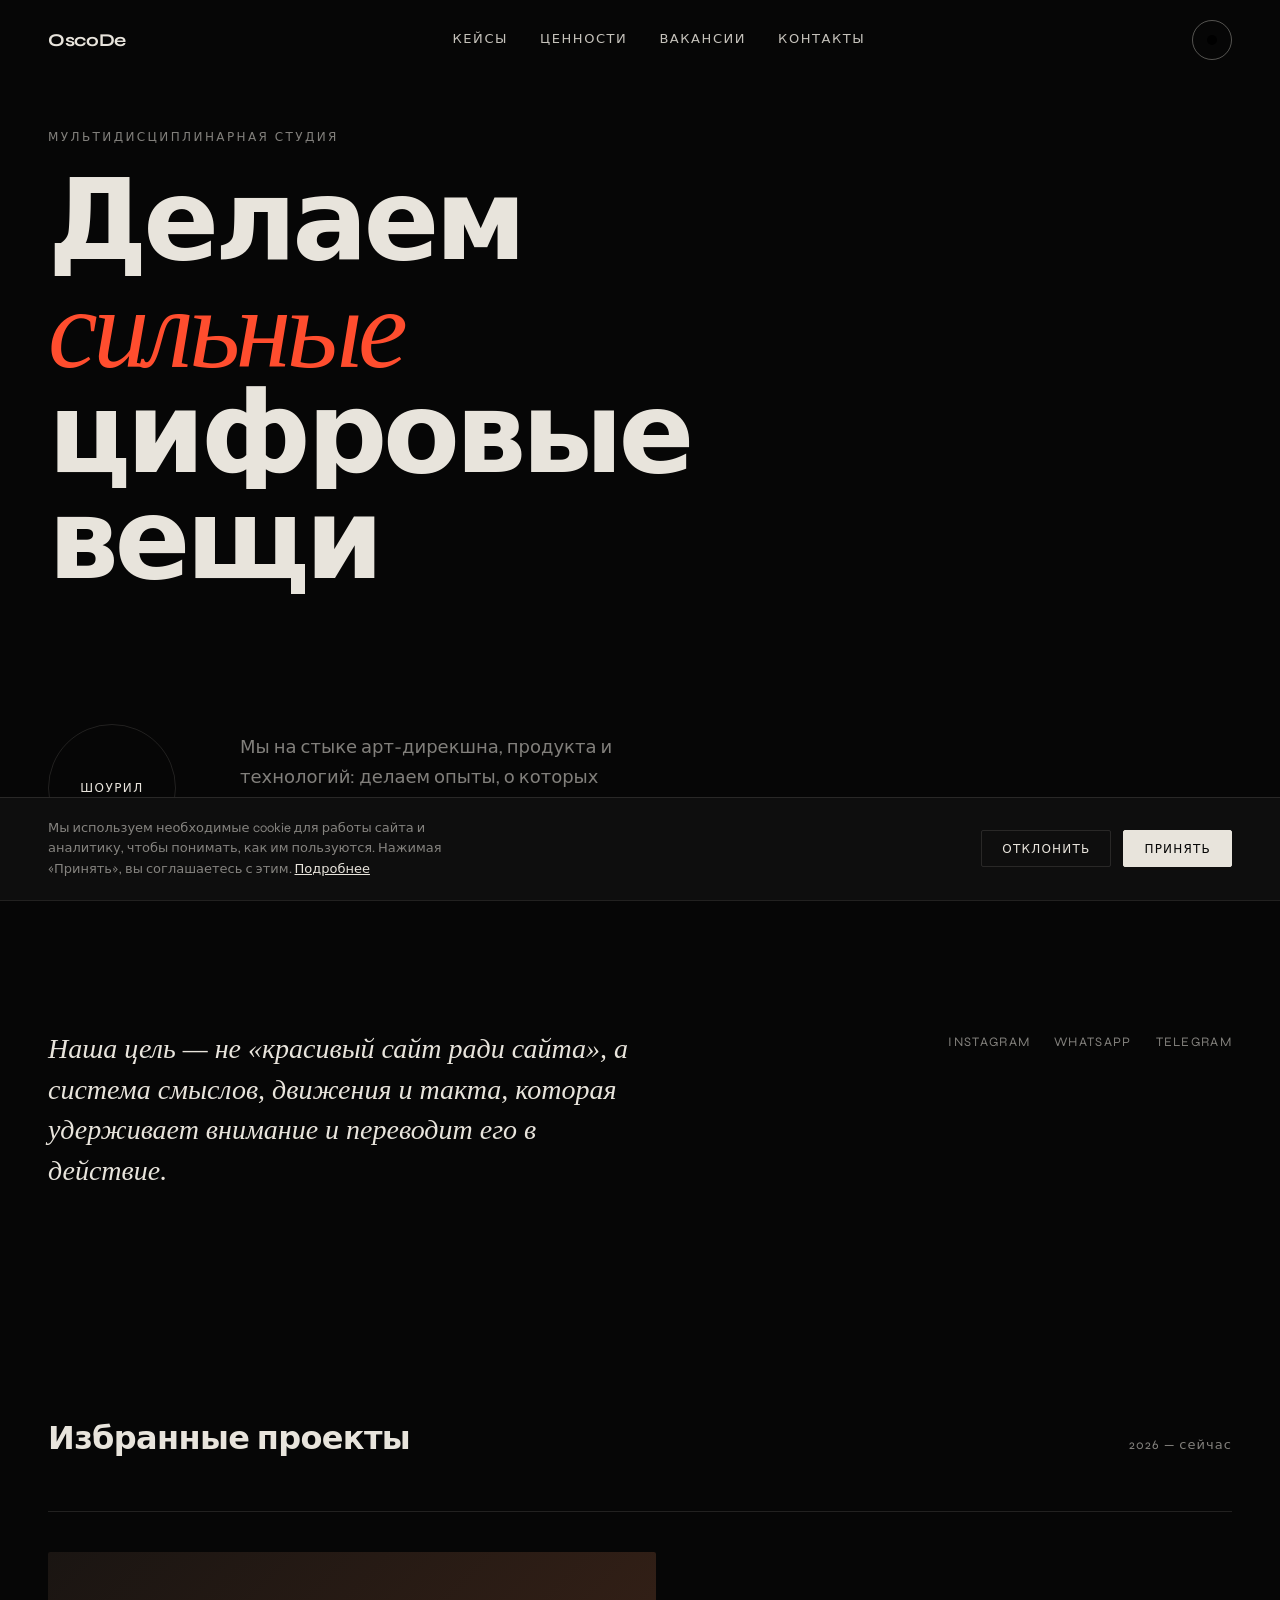
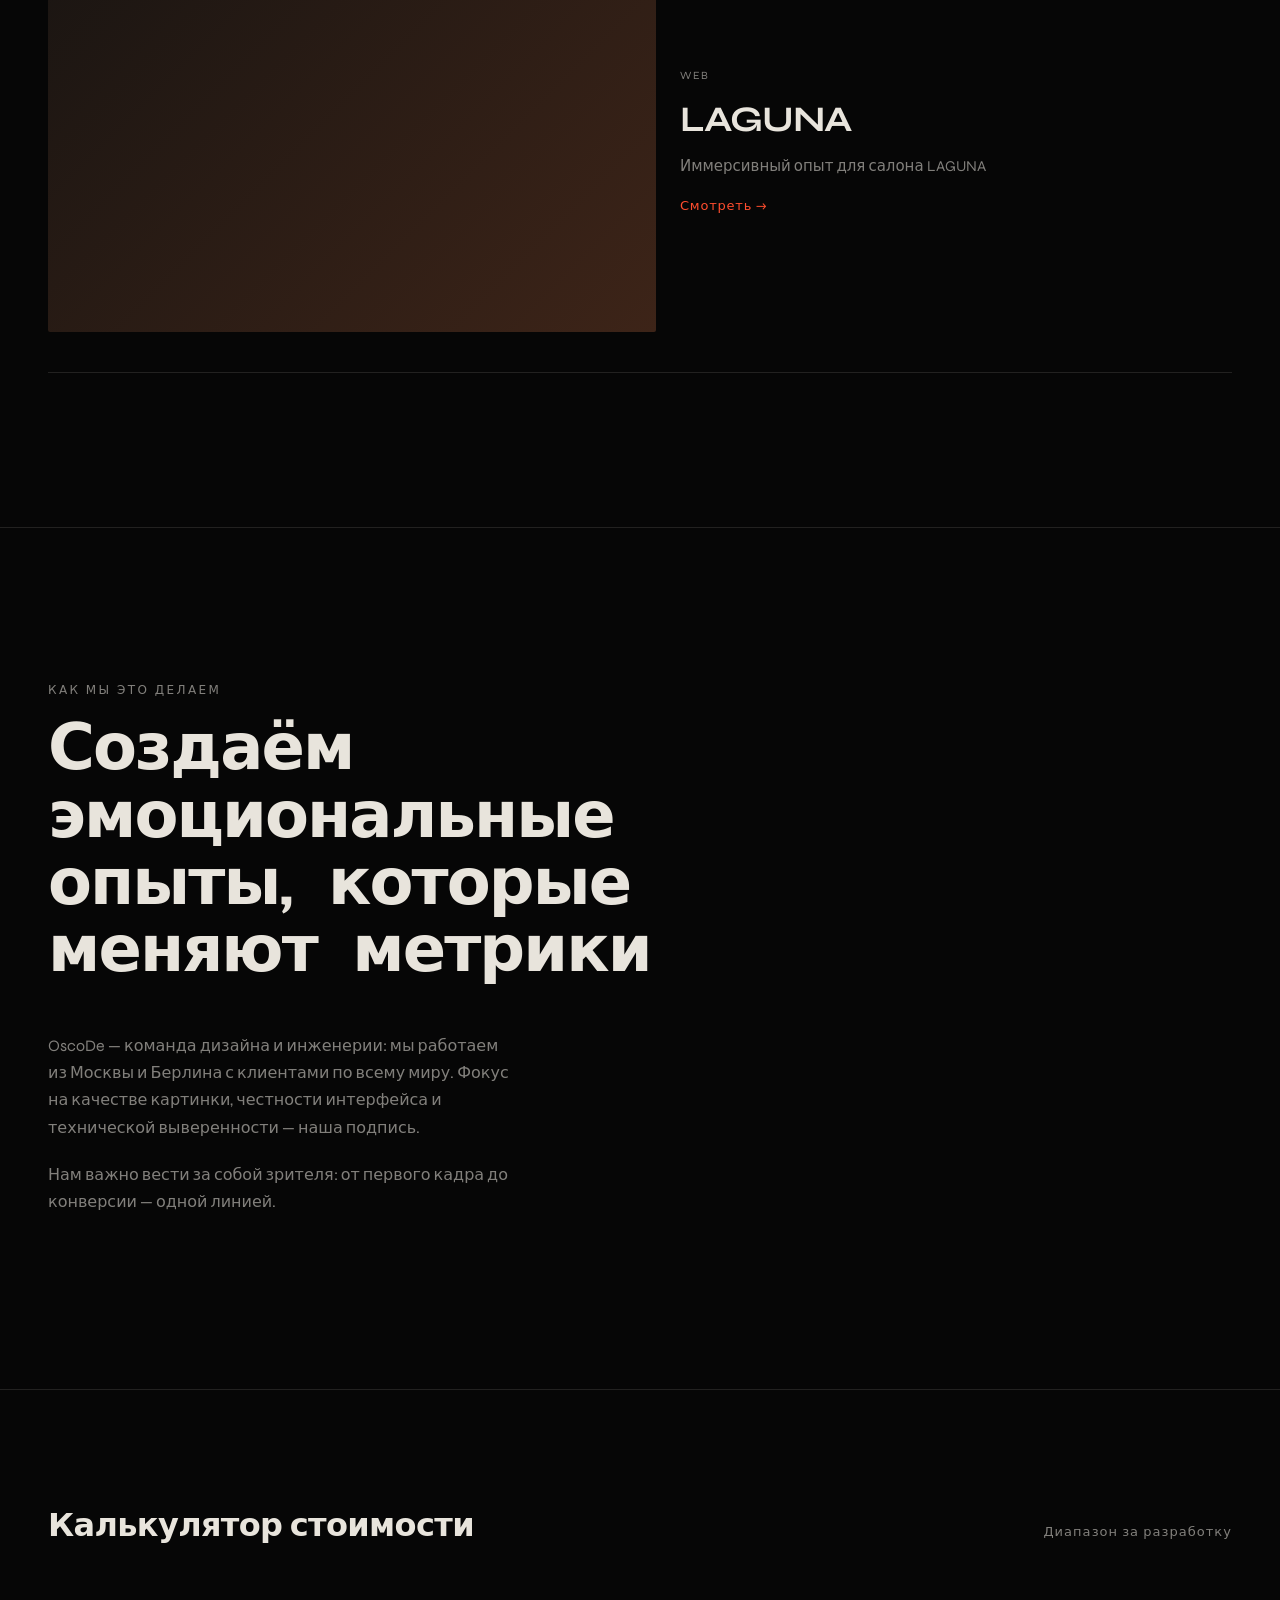
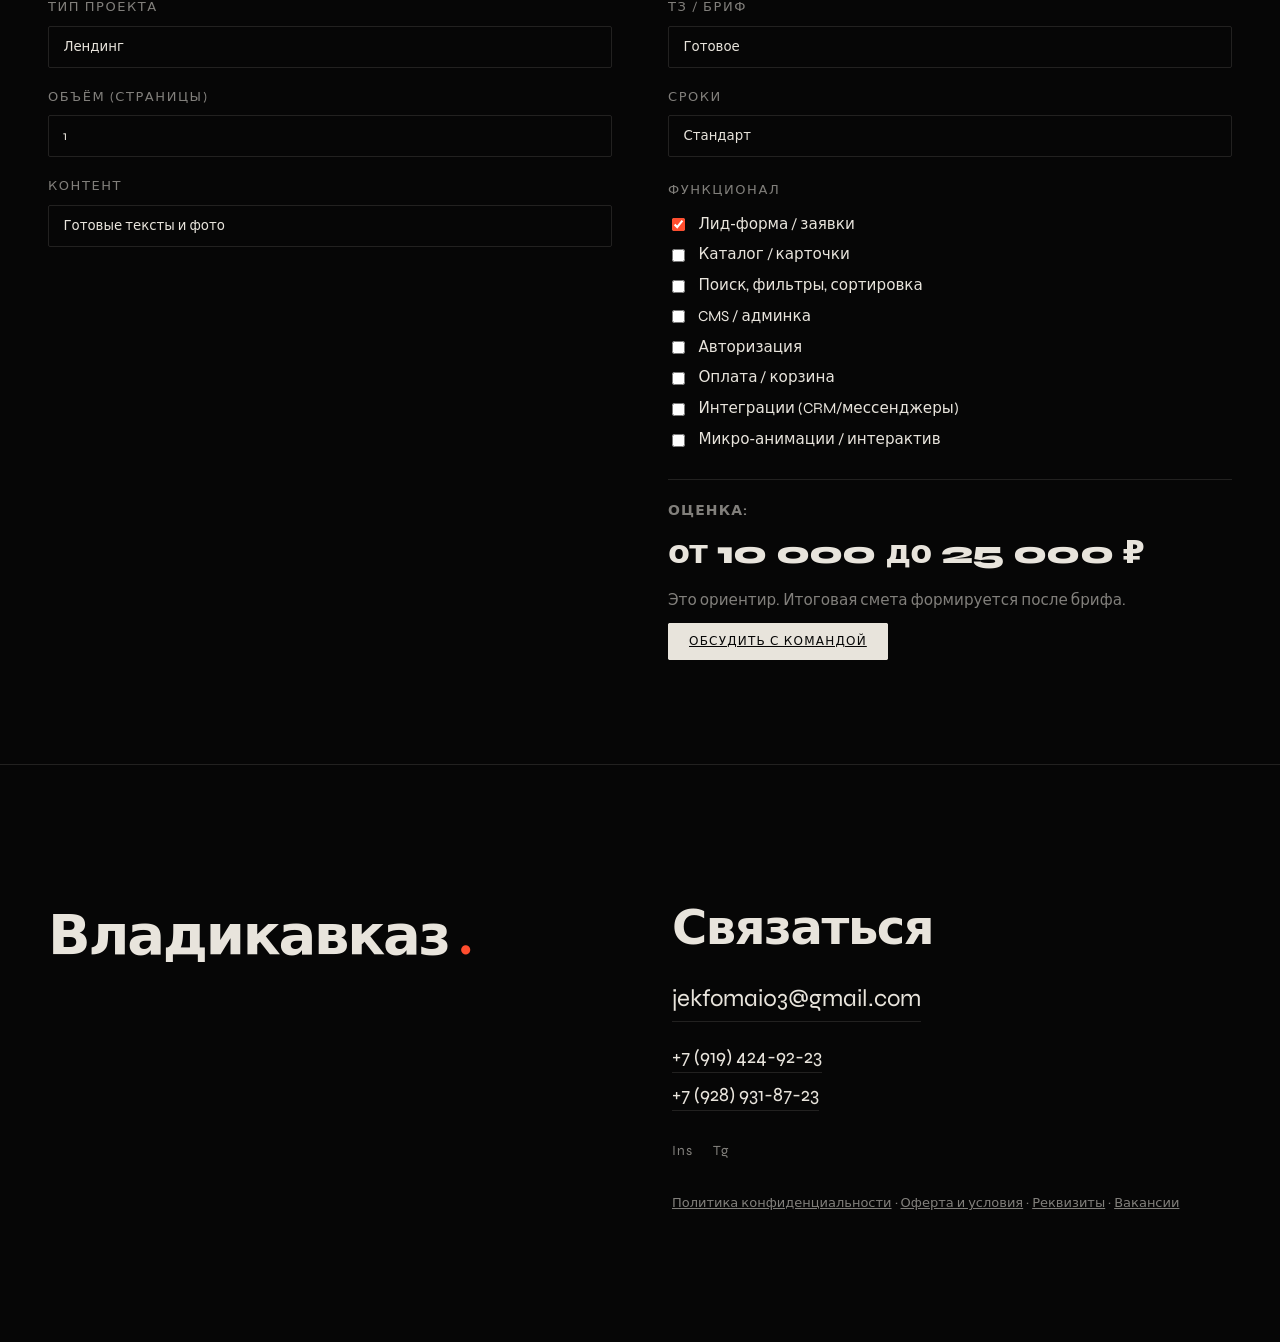
<file: index.html>
<!DOCTYPE html>
<html lang="ru">
  <head>
    <meta charset="UTF-8" />
    <meta name="viewport" content="width=device-width, initial-scale=1.0" />
    <title>OscoDe — креативная студия</title>
    <link rel="preconnect" href="https://fonts.googleapis.com" />
    <link rel="preconnect" href="https://fonts.gstatic.com" crossorigin />
    <link
      href="https://fonts.googleapis.com/css2?family=Syne:wght@400;700&display=swap"
      rel="stylesheet"
    />
    <link rel="stylesheet" href="styles.css" />
  </head>
  <body>
    <header class="header">
      <a class="logo" href="index.html">OscoDe</a>
      <nav class="nav" aria-label="Основное меню">
        <a href="#work">Кейсы</a>
        <a href="#values">Ценности</a>
        <a href="careers.html">Вакансии</a>
        <a href="#contact">Контакты</a>
      </nav>
      <div class="header-actions">
        <button type="button" class="btn-sound" id="soundToggle" aria-pressed="false" title="Звук">
          <span class="btn-sound__icon" aria-hidden="true"></span>
          <span class="visually-hidden">Переключить звук</span>
        </button>
        <button type="button" class="btn-menu" id="menuToggle" aria-expanded="false" aria-controls="mobileNav">
          <span></span><span></span>
        </button>
      </div>
    </header>

    <div class="mobile-nav" id="mobileNav" hidden>
      <nav aria-label="Мобильное меню">
        <a href="#work">Кейсы</a>
        <a href="#values">Ценности</a>
        <a href="careers.html">Вакансии</a>
        <a href="#contact">Контакты</a>
      </nav>
      <a class="mobile-nav__reel" href="#showreel">Смотреть шоурил</a>
    </div>

    <main>
      <section class="hero" id="studio">
        <p class="hero__eyebrow" data-reveal>Мультидисциплинарная студия</p>
        <h1 class="hero__title" data-reveal>
          <span class="hero__line" data-split style="--ld: 0s">Делаем</span>
          <span class="hero__line hero__line--accent" data-split style="--ld: 0.15s">сильные</span>
          <span class="hero__line" data-split style="--ld: 0.3s">цифровые</span>
          <span class="hero__line" data-split style="--ld: 0.45s">вещи</span>
        </h1>
        <div class="hero__bottom" data-reveal>
          <a class="hero__cta" href="#showreel" id="showreel">Шоурил</a>
          <p class="hero__lead">
            Мы на стыке арт-дирекшна, продукта и технологий: делаем опыты, о которых говорят,
            и помогаем брендам расти в культуре, технологиях и развлечениях.
          </p>
        </div>
      </section>

      <section class="intro">
        <div class="intro__grid">
          <p class="intro__text" data-reveal>
            Наша цель — не «красивый сайт ради сайта», а система смыслов, движения и такта,
            которая удерживает внимание и переводит его в действие.
          </p>
          <ul class="intro__social" aria-label="Соцсети">
            <li><a href="https://www.instagram.com/osco.de?igsh=a25kbjk2dnR3MXRl" rel="noopener">Instagram</a></li>
            <li><a href="https://wa.me/89194249223" rel="noopener">WhatsApp</a></li>
            <li><a href="https://t.me/DATI05" rel="noopener">Telegram</a></li>
          </ul>
        </div>
      </section>

      <section class="work" id="work">
        <div class="section-head" data-reveal>
          <h2 class="section-head__title">Избранные проекты</h2>
          <p class="section-head__meta">2026 — сейчас</p>
        </div>
        <div class="work__list">
          <article class="case">
            <a class="case__link" href="#">
              <div class="case__media case__media--1" data-reveal></div>
              <div class="case__body" data-reveal>
                <span class="case__tag">Web</span>
                <h3 class="case__title">LAGUNA</h3>
                <p class="case__desc">Иммерсивный опыт для салона LAGUNA</p>
                <span class="case__arrow">Смотреть →</span>
              </div>
            </a>
          </article>
        </div>
      </section>

      <section class="manifesto" id="values">
        <p class="manifesto__label" data-reveal>Как мы это делаем</p>
        <h2 class="manifesto__title" data-manifesto>
          Создаём эмоциональные опыты, которые меняют метрики
        </h2>
        <div class="manifesto__content" data-reveal>
          <p>
            OscoDe — команда дизайна и инженерии: мы работаем из Москвы и Берлина с клиентами по всему миру.
            Фокус на качестве картинки, честности интерфейса и технической выверенности — наша подпись.
          </p>
          <p>
            Нам важно вести за собой зрителя: от первого кадра до конверсии — одной линией.
          </p>
        </div>
      </section>

      <section class="calculator" id="calculator">
        <div class="section-head" data-reveal>
          <h2 class="section-head__title">Калькулятор стоимости</h2>
          <p class="section-head__meta">Диапазон за разработку</p>
        </div>

        <div class="calculator__grid" data-reveal>
          <div class="calculator__col">
            <div class="field">
              <label for="calcType">Тип проекта</label>
              <select id="calcType">
                <option value="landing" selected>Лендинг</option>
                <option value="multipage">Многостраничный сайт</option>
                <option value="catalog">Сайт-каталог</option>
                <option value="webapp">Веб‑приложение</option>
              </select>
            </div>

            <div class="field">
              <label for="calcPages">Объём (страницы)</label>
              <select id="calcPages">
                <option value="1" selected>1</option>
                <option value="2-3">2–3</option>
                <option value="4-7">4–7</option>
                <option value="8-15">8–15</option>
                <option value="16+">16+</option>
              </select>
            </div>

            <div class="field">
              <label for="calcContent">Контент</label>
              <select id="calcContent">
                <option value="ready" selected>Готовые тексты и фото</option>
                <option value="partial">Частичная подготовка</option>
                <option value="need">Нужна подготовка</option>
              </select>
            </div>
          </div>

          <div class="calculator__col">
            <div class="field">
              <label for="calcBrief">ТЗ / бриф</label>
              <select id="calcBrief">
                <option value="clear" selected>Готовое</option>
                <option value="partial">Частично</option>
                <option value="none">Пока нет</option>
              </select>
            </div>

            <div class="field">
              <label for="calcTime">Сроки</label>
              <select id="calcTime">
                <option value="standard" selected>Стандарт</option>
                <option value="fast">Ускоренно</option>
                <option value="rush">Срочно</option>
              </select>
            </div>

            <div class="features">
              <p class="features__title">Функционал</p>

              <label class="check">
                <input type="checkbox" data-feat="form" checked />
                Лид‑форма / заявки
              </label>

              <label class="check">
                <input type="checkbox" data-feat="catalog" />
                Каталог / карточки
              </label>

              <label class="check">
                <input type="checkbox" data-feat="filters" />
                Поиск, фильтры, сортировка
              </label>

              <label class="check">
                <input type="checkbox" data-feat="cms" />
                CMS / админка
              </label>

              <label class="check">
                <input type="checkbox" data-feat="auth" />
                Авторизация
              </label>

              <label class="check">
                <input type="checkbox" data-feat="payment" />
                Оплата / корзина
              </label>

              <label class="check">
                <input type="checkbox" data-feat="integrations" />
                Интеграции (CRM/мессенджеры)
              </label>

              <label class="check">
                <input type="checkbox" data-feat="animations" />
                Микро‑анимации / интерактив
              </label>
            </div>

            <div class="calculator__result" aria-live="polite">
              <div class="calculator__range">
                <span class="calculator__rangeLabel">Оценка:</span>
                <span id="calcRangeText">—</span>
              </div>
              <p class="calculator__hint">
                Это ориентир. Итоговая смета формируется после брифа.
              </p>
              <a
                class="btn btn--primary calculator__btn"
                href="https://wa.me/79194249223"
                target="_blank"
                rel="noopener noreferrer"
              >
                Обсудить с командой
              </a>
            </div>
          </div>
        </div>
      </section>

      <footer class="footer" id="contact">
          <div class="footer__city">
            <h3>Владикавказ <span class="footer__dot">.</span></h3>
          </div>
        <div class="footer__contact" data-reveal>
          <h2 class="footer__heading">Связаться</h2>
          <a class="footer__email" href="mailto:hello@oscode.studio">jekfomai03@gmail.com</a>
          <ul class="footer__phones" aria-label="Телефоны">
            <li>
              <a class="footer__phone" href="tel:+79194249223">+7 (919) 424-92-23</a>
            </li>
            <li>
              <a class="footer__phone" href="tel:+79289318723">+7 (928) 931-87-23</a>
            </li>
          </ul>
          <ul class="footer__social">
            <li><a href="https://www.instagram.com/osco.de?igsh=a25kbjk2dnR3MXRl">Ins</a></li>
            <li><a href="https://t.me/DATI05" target="_blank" rel="noopener noreferrer">Tg</a></li>
          </ul>
          <p class="footer__legal">
            <a href="privacy.html">Политика конфиденциальности</a>
            ·
            <a href="offer.html">Оферта и условия</a>
            ·
            <a href="requisites.html">Реквизиты</a>
            ·
            <a href="careers.html">Вакансии</a>
          </p>
        </div>
      </footer>
    </main>

    <div class="cookie" id="cookieBar" role="dialog" aria-label="Файлы cookie">
      <p>
        Мы используем необходимые cookie для работы сайта и аналитику, чтобы понимать, как им пользуются.
        Нажимая «Принять», вы соглашаетесь с этим.
        <a href="#">Подробнее</a>
      </p>
      <div class="cookie__actions">
        <button type="button" class="btn btn--ghost" id="cookieDeny">Отклонить</button>
        <button type="button" class="btn btn--primary" id="cookieAccept">Принять</button>
      </div>
    </div>

    <audio id="ambient" src="fon2.mp3" loop preload="metadata" playsinline hidden></audio>

    <script src="main.js"></script>
  </body>
</html>
</file>
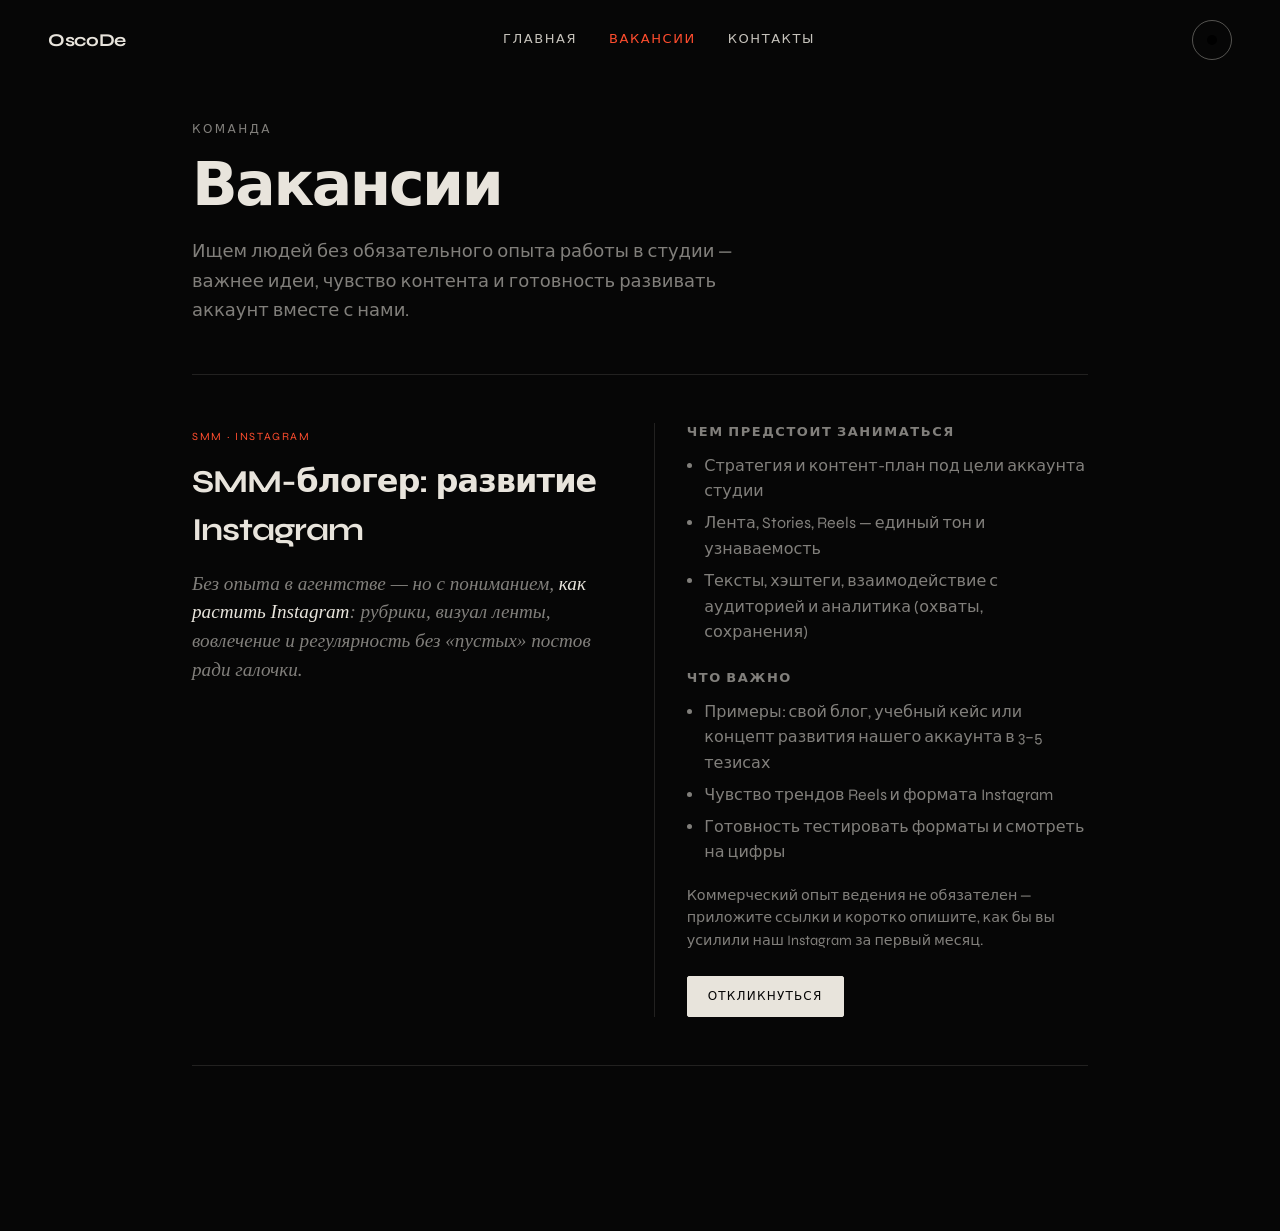
<file: careers.html>
<!DOCTYPE html>
<html lang="ru">
<head>
  <meta charset="UTF-8" />
  <meta name="viewport" content="width=device-width, initial-scale=1.0" />
  <title>Вакансии — OscoDe</title>
  <link rel="preconnect" href="https://fonts.googleapis.com" />
  <link rel="preconnect" href="https://fonts.gstatic.com" crossorigin />
  <link
  href="https://fonts.googleapis.com/css2?family=Syne:wght@400;700&display=swap"
  rel="stylesheet"
  />
  <link rel="stylesheet" href="styles.css" />
</head>
<body class="careers-page">
  <header class="header">
    <a class="logo" href="index.html">OscoDe</a>
    <nav class="nav" aria-label="Основное меню">
      <a href="index.html">Главная</a>
      <a href="careers.html" aria-current="page">Вакансии</a>
      <a href="index.html#contact">Контакты</a>
    </nav>
    <div class="header-actions">
      <button type="button" class="btn-sound" id="soundToggle" aria-pressed="false" title="Звук">
        <span class="btn-sound__icon" aria-hidden="true"></span>
        <span class="visually-hidden">Переключить звук</span>
      </button>
      <button type="button" class="btn-menu" id="menuToggle" aria-expanded="false" aria-controls="mobileNav">
        <span></span><span></span>
      </button>
    </div>
  </header>

  <div class="mobile-nav" id="mobileNav" hidden>
    <nav aria-label="Мобильное меню">
      <a href="index.html">Главная</a>
      <a href="careers.html">Вакансии</a>
      <a href="index.html#contact">Контакты</a>
    </nav>
  </div>

  <main class="careers">
    <p class="careers__eyebrow" data-reveal>Команда</p>
    <h1 class="careers__title" data-reveal>Вакансии</h1>
    <p class="careers__lead" data-reveal>
      Ищем людей без обязательного опыта работы в студии — важнее идеи, чувство контента и готовность
      развивать аккаунт вместе с нами.
    </p>

    <div class="vacancies">
      <article class="vacancy" id="smm-instagram" data-reveal>
        <div class="vacancy__head">
          <span class="vacancy__tag">SMM · Instagram</span>
          <h2 class="vacancy__title">SMM-блогер: развитие Instagram</h2>
          <p class="vacancy__pitch">
            Без опыта в агентстве — но с пониманием, <strong>как растить Instagram</strong>: рубрики,
            визуал ленты, вовлечение и регулярность без «пустых» постов ради галочки.
          </p>
        </div>
        <div class="vacancy__body">
          <h3 class="vacancy__sub">Чем предстоит заниматься</h3>
          <ul class="vacancy__list">
            <li>Стратегия и контент-план под цели аккаунта студии</li>
            <li>Лента, Stories, Reels — единый тон и узнаваемость</li>
            <li>Тексты, хэштеги, взаимодействие с аудиторией и аналитика (охваты, сохранения)</li>
          </ul>
          <h3 class="vacancy__sub">Что важно</h3>
          <ul class="vacancy__list">
            <li>Примеры: свой блог, учебный кейс или концепт развития нашего аккаунта в 3–5 тезисах</li>
            <li>Чувство трендов Reels и формата Instagram</li>
            <li>Готовность тестировать форматы и смотреть на цифры</li>
          </ul>
          <p class="vacancy__note">
            Коммерческий опыт ведения не обязателен — приложите ссылки и коротко опишите, как бы вы
            усилили наш Instagram за первый месяц.
          </p>
          <a
          class="btn btn--primary vacancy__btn"
          href="https://t.me/DATI05"
          >
          Откликнуться
        </a>
      </div>
    </article>

  </div>

  <p class="careers__footer" data-reveal>
    Вопросы в Telegram:
    <a href="https://t.me/DATI05" target="_blank" rel="noopener noreferrer">@DATI05</a>
    <a class="careers__back" href="index.html">На главную</a>
  </p>
</main>

<audio id="ambient" src="fon2.mp3" loop preload="metadata" playsinline hidden></audio>

<script src="main.js"></script>
</body>
</html>
</file>
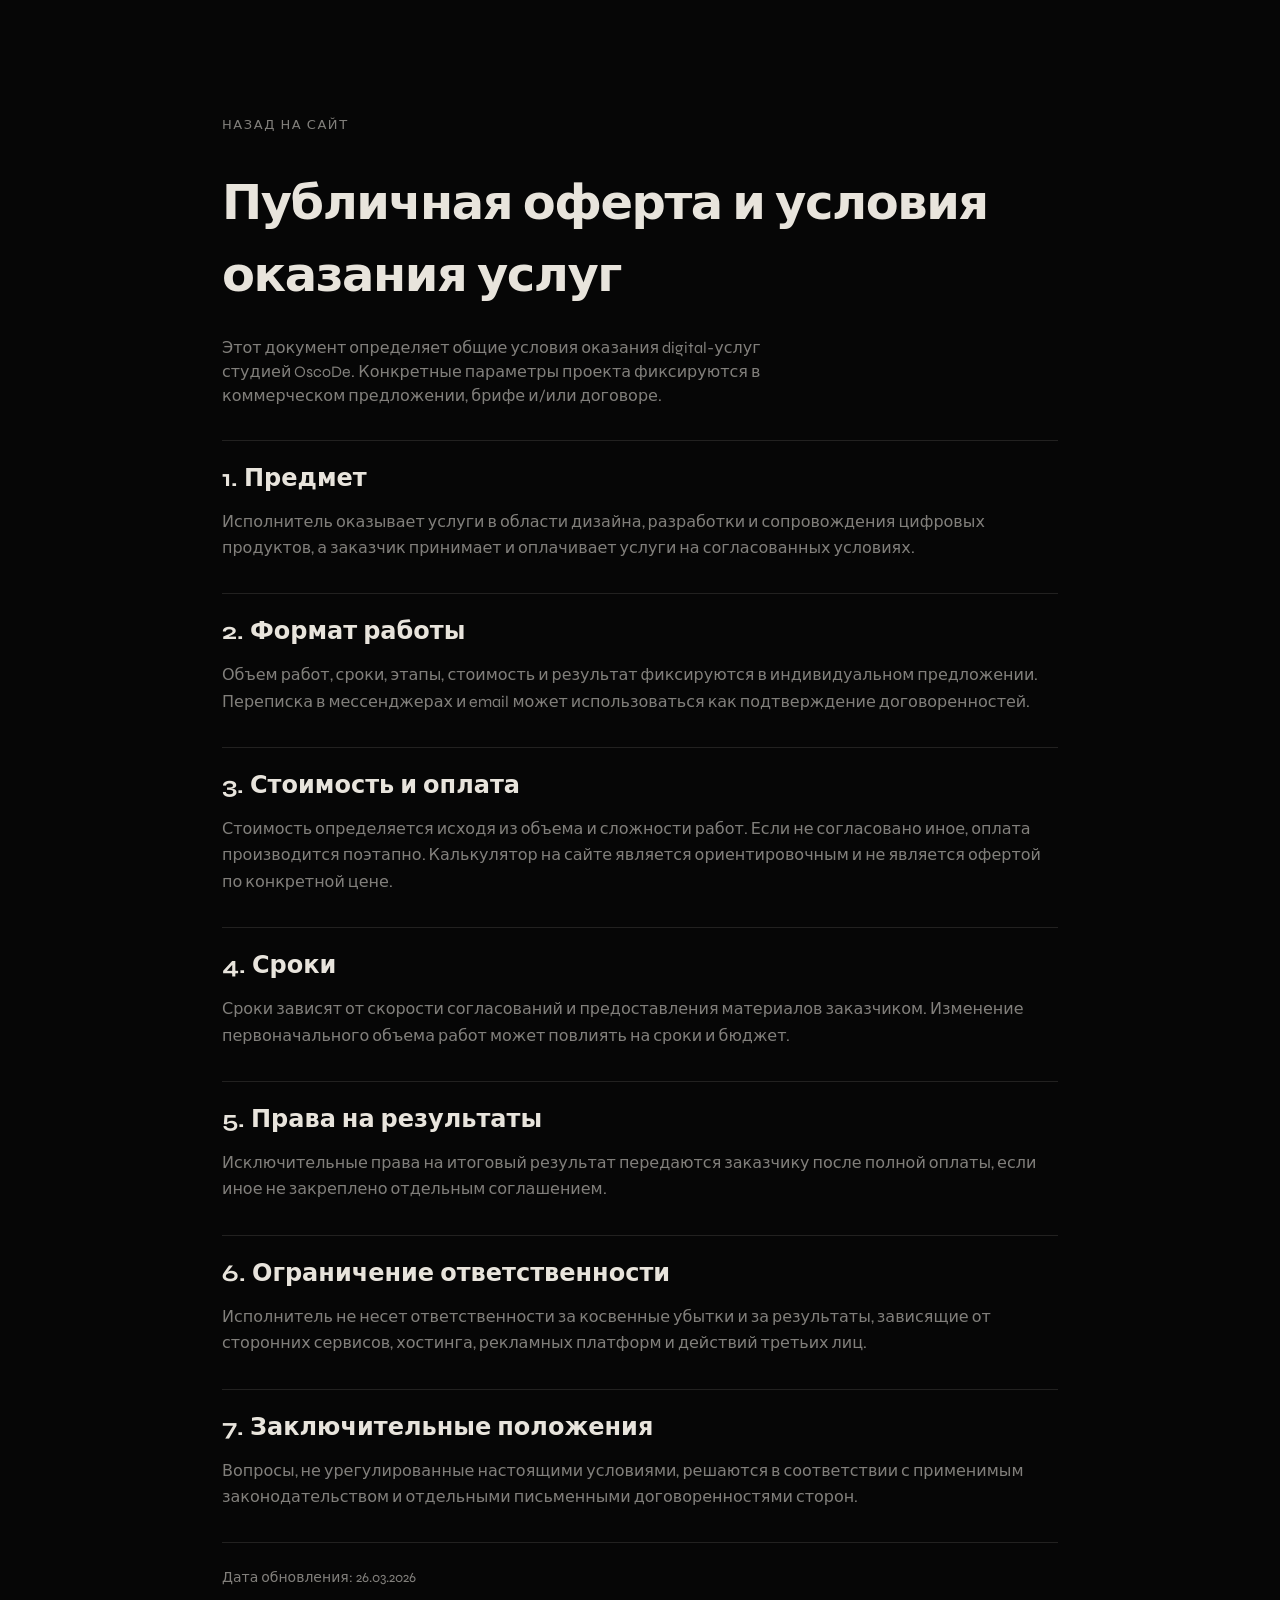
<file: offer.html>
<!DOCTYPE html>
<html lang="ru">
  <head>
    <meta charset="UTF-8" />
    <meta name="viewport" content="width=device-width, initial-scale=1.0" />
    <title>Оферта и условия — OscoDe</title>
    <link rel="preconnect" href="https://fonts.googleapis.com" />
    <link rel="preconnect" href="https://fonts.gstatic.com" crossorigin />
    <link
      href="https://fonts.googleapis.com/css2?family=Syne:wght@400;700&display=swap"
      rel="stylesheet"
    />
    <link rel="stylesheet" href="styles.css" />
  </head>
  <body class="legal-page">
    <main class="legal">
      <a class="legal__back" href="index.html#contact">Назад на сайт</a>
      <h1 class="legal__title">Публичная оферта и условия оказания услуг</h1>
      <p class="legal__lead">
        Этот документ определяет общие условия оказания digital-услуг студией OscoDe. Конкретные
        параметры проекта фиксируются в коммерческом предложении, брифе и/или договоре.
      </p>

      <section class="legal__section">
        <h2>1. Предмет</h2>
        <p>
          Исполнитель оказывает услуги в области дизайна, разработки и сопровождения цифровых продуктов,
          а заказчик принимает и оплачивает услуги на согласованных условиях.
        </p>
      </section>

      <section class="legal__section">
        <h2>2. Формат работы</h2>
        <p>
          Объем работ, сроки, этапы, стоимость и результат фиксируются в индивидуальном предложении.
          Переписка в мессенджерах и email может использоваться как подтверждение договоренностей.
        </p>
      </section>

      <section class="legal__section">
        <h2>3. Стоимость и оплата</h2>
        <p>
          Стоимость определяется исходя из объема и сложности работ. Если не согласовано иное, оплата
          производится поэтапно. Калькулятор на сайте является ориентировочным и не является офертой по
          конкретной цене.
        </p>
      </section>

      <section class="legal__section">
        <h2>4. Сроки</h2>
        <p>
          Сроки зависят от скорости согласований и предоставления материалов заказчиком. Изменение
          первоначального объема работ может повлиять на сроки и бюджет.
        </p>
      </section>

      <section class="legal__section">
        <h2>5. Права на результаты</h2>
        <p>
          Исключительные права на итоговый результат передаются заказчику после полной оплаты, если иное
          не закреплено отдельным соглашением.
        </p>
      </section>

      <section class="legal__section">
        <h2>6. Ограничение ответственности</h2>
        <p>
          Исполнитель не несет ответственности за косвенные убытки и за результаты, зависящие от сторонних
          сервисов, хостинга, рекламных платформ и действий третьих лиц.
        </p>
      </section>

      <section class="legal__section">
        <h2>7. Заключительные положения</h2>
        <p>
          Вопросы, не урегулированные настоящими условиями, решаются в соответствии с применимым
          законодательством и отдельными письменными договоренностями сторон.
        </p>
      </section>

      <p class="legal__updated">Дата обновления: 26.03.2026</p>
    </main>
  </body>
</html>
</file>
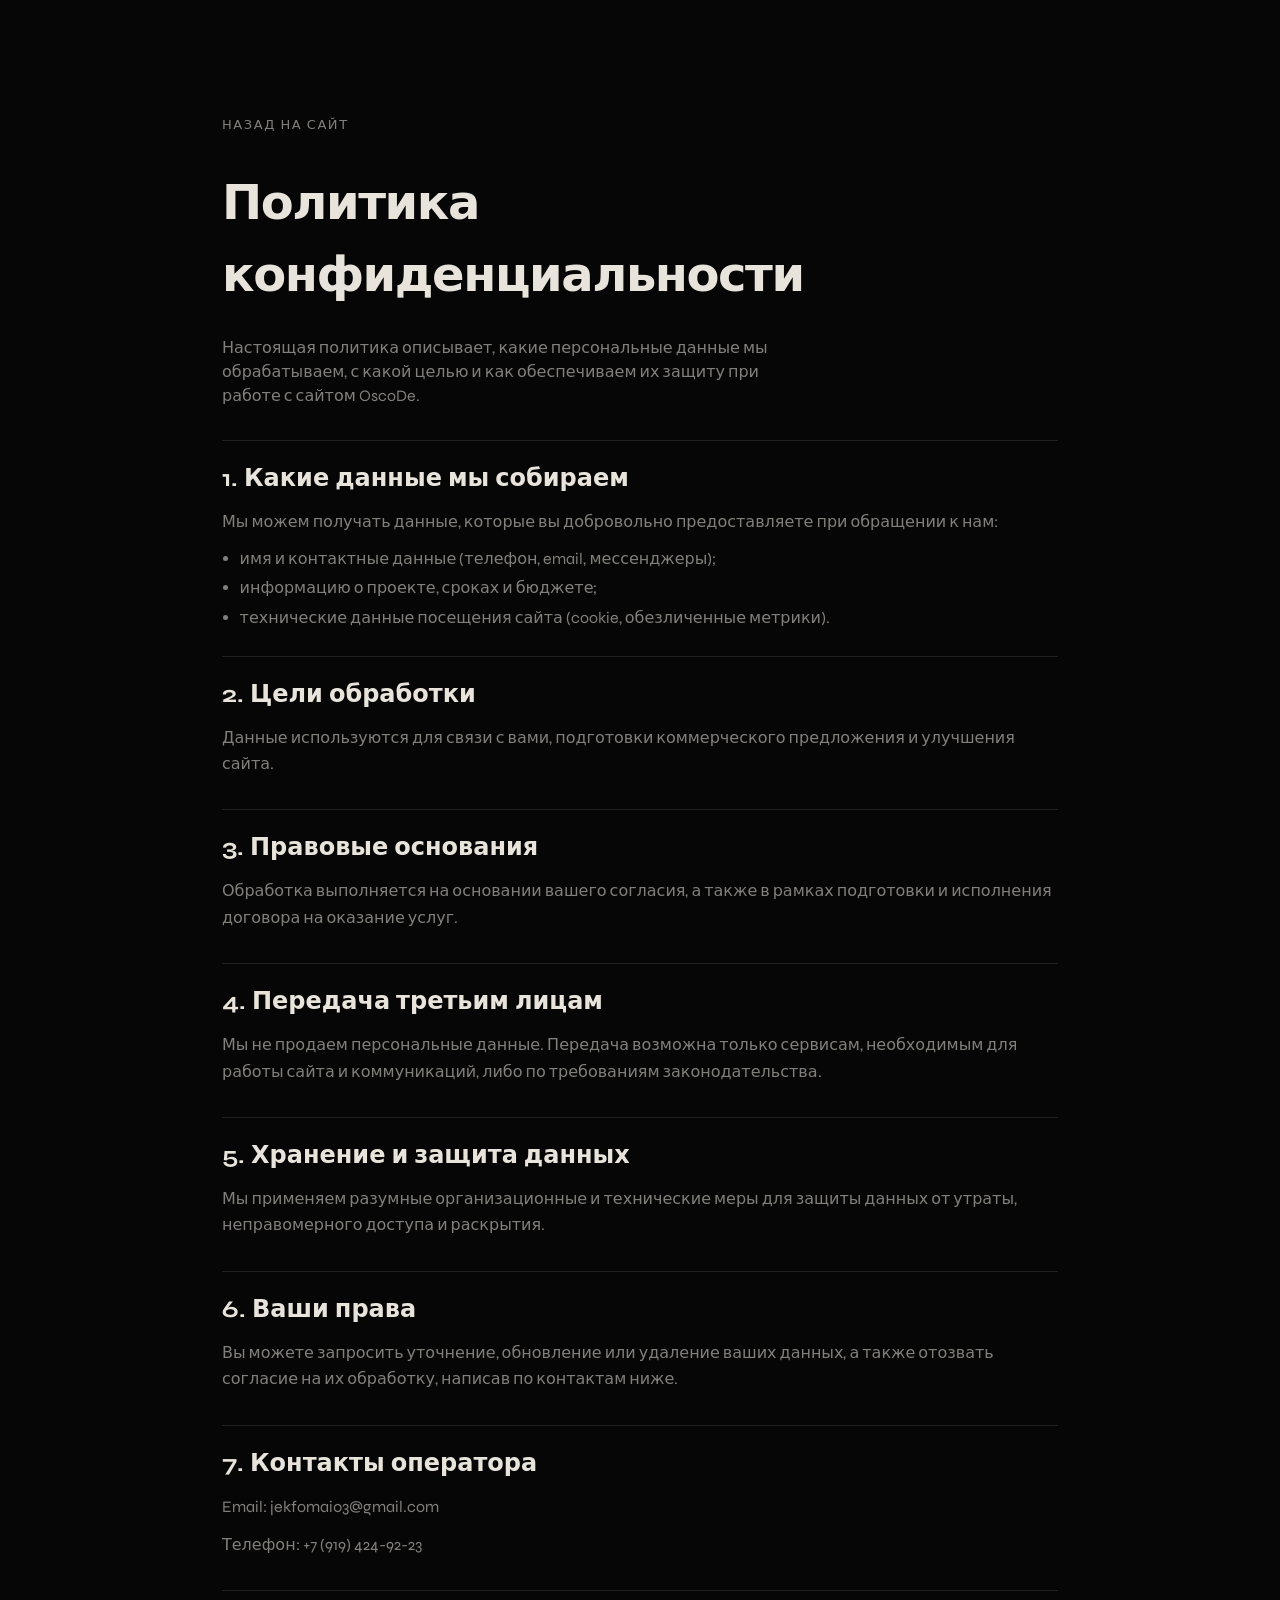
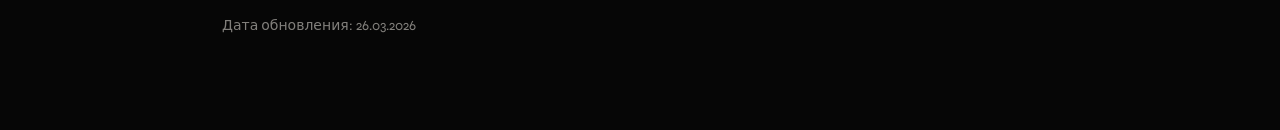
<file: privacy.html>
<!DOCTYPE html>
<html lang="ru">
  <head>
    <meta charset="UTF-8" />
    <meta name="viewport" content="width=device-width, initial-scale=1.0" />
    <title>Политика конфиденциальности — OscoDe</title>
    <link rel="preconnect" href="https://fonts.googleapis.com" />
    <link rel="preconnect" href="https://fonts.gstatic.com" crossorigin />
    <link
      href="https://fonts.googleapis.com/css2?family=Syne:wght@400;700&display=swap"
      rel="stylesheet"
    />
    <link rel="stylesheet" href="styles.css" />
  </head>
  <body class="legal-page">
    <main class="legal">
      <a class="legal__back" href="index.html#contact">Назад на сайт</a>
      <h1 class="legal__title">Политика конфиденциальности</h1>
      <p class="legal__lead">
        Настоящая политика описывает, какие персональные данные мы обрабатываем, с какой целью и как
        обеспечиваем их защиту при работе с сайтом OscoDe.
      </p>

      <section class="legal__section">
        <h2>1. Какие данные мы собираем</h2>
        <p>Мы можем получать данные, которые вы добровольно предоставляете при обращении к нам:</p>
        <ul>
          <li>имя и контактные данные (телефон, email, мессенджеры);</li>
          <li>информацию о проекте, сроках и бюджете;</li>
          <li>технические данные посещения сайта (cookie, обезличенные метрики).</li>
        </ul>
      </section>

      <section class="legal__section">
        <h2>2. Цели обработки</h2>
        <p>Данные используются для связи с вами, подготовки коммерческого предложения и улучшения сайта.</p>
      </section>

      <section class="legal__section">
        <h2>3. Правовые основания</h2>
        <p>
          Обработка выполняется на основании вашего согласия, а также в рамках подготовки и исполнения
          договора на оказание услуг.
        </p>
      </section>

      <section class="legal__section">
        <h2>4. Передача третьим лицам</h2>
        <p>
          Мы не продаем персональные данные. Передача возможна только сервисам, необходимым для работы
          сайта и коммуникаций, либо по требованиям законодательства.
        </p>
      </section>

      <section class="legal__section">
        <h2>5. Хранение и защита данных</h2>
        <p>
          Мы применяем разумные организационные и технические меры для защиты данных от утраты,
          неправомерного доступа и раскрытия.
        </p>
      </section>

      <section class="legal__section">
        <h2>6. Ваши права</h2>
        <p>
          Вы можете запросить уточнение, обновление или удаление ваших данных, а также отозвать согласие
          на их обработку, написав по контактам ниже.
        </p>
      </section>

      <section class="legal__section">
        <h2>7. Контакты оператора</h2>
        <p>Email: jekfomai03@gmail.com</p>
        <p>Телефон: +7 (919) 424-92-23</p>
      </section>

      <p class="legal__updated">Дата обновления: 26.03.2026</p>
    </main>
  </body>
</html>
</file>
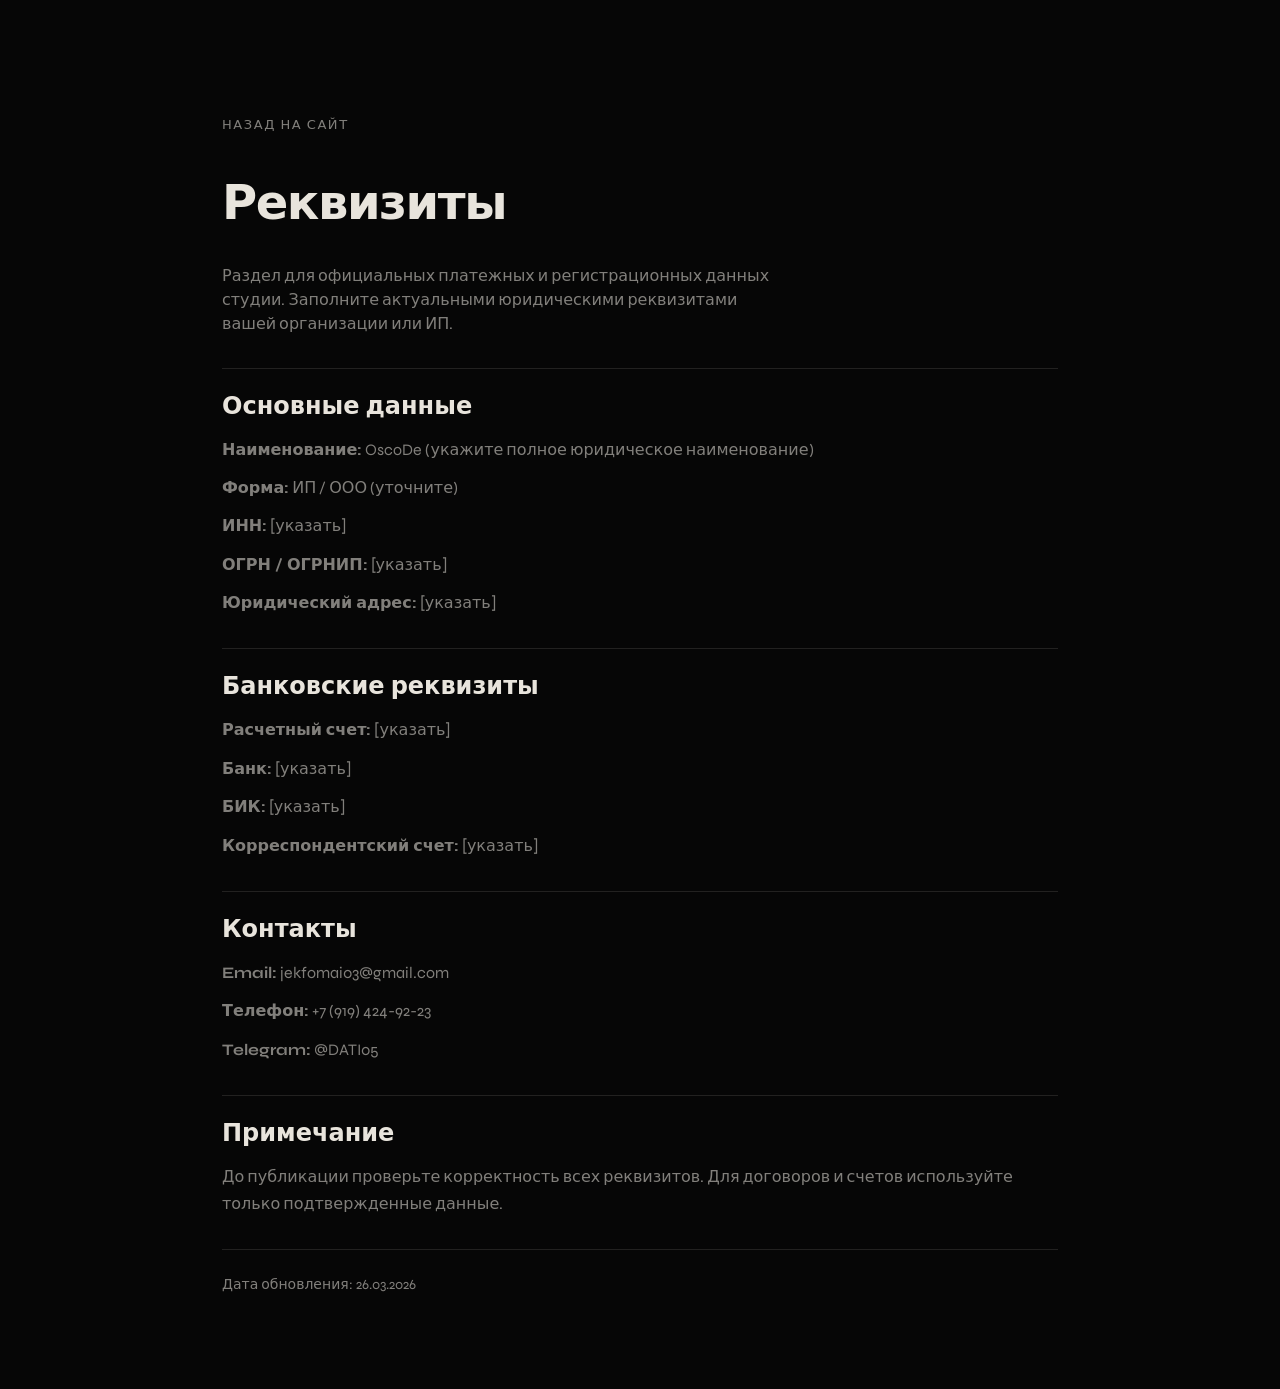
<file: requisites.html>
<!DOCTYPE html>
<html lang="ru">
  <head>
    <meta charset="UTF-8" />
    <meta name="viewport" content="width=device-width, initial-scale=1.0" />
    <title>Реквизиты — OscoDe</title>
    <link rel="preconnect" href="https://fonts.googleapis.com" />
    <link rel="preconnect" href="https://fonts.gstatic.com" crossorigin />
    <link
      href="https://fonts.googleapis.com/css2?family=Syne:wght@400;700&display=swap"
      rel="stylesheet"
    />
    <link rel="stylesheet" href="styles.css" />
  </head>
  <body class="legal-page">
    <main class="legal">
      <a class="legal__back" href="index.html#contact">Назад на сайт</a>
      <h1 class="legal__title">Реквизиты</h1>
      <p class="legal__lead">
        Раздел для официальных платежных и регистрационных данных студии. Заполните актуальными
        юридическими реквизитами вашей организации или ИП.
      </p>

      <section class="legal__section">
        <h2>Основные данные</h2>
        <p><strong>Наименование:</strong> OscoDe (укажите полное юридическое наименование)</p>
        <p><strong>Форма:</strong> ИП / ООО (уточните)</p>
        <p><strong>ИНН:</strong> [указать]</p>
        <p><strong>ОГРН / ОГРНИП:</strong> [указать]</p>
        <p><strong>Юридический адрес:</strong> [указать]</p>
      </section>

      <section class="legal__section">
        <h2>Банковские реквизиты</h2>
        <p><strong>Расчетный счет:</strong> [указать]</p>
        <p><strong>Банк:</strong> [указать]</p>
        <p><strong>БИК:</strong> [указать]</p>
        <p><strong>Корреспондентский счет:</strong> [указать]</p>
      </section>

      <section class="legal__section">
        <h2>Контакты</h2>
        <p><strong>Email:</strong> jekfomai03@gmail.com</p>
        <p><strong>Телефон:</strong> +7 (919) 424-92-23</p>
        <p><strong>Telegram:</strong> @DATI05</p>
      </section>

      <section class="legal__section">
        <h2>Примечание</h2>
        <p>
          До публикации проверьте корректность всех реквизитов. Для договоров и счетов используйте
          только подтвержденные данные.
        </p>
      </section>

      <p class="legal__updated">Дата обновления: 26.03.2026</p>
    </main>
  </body>
</html>
</file>
<file: styles.css>
:root {
  --bg: #060606;
  --bg-elevated: #0e0e0e;
  --text: #e8e4dc;
  --text-muted: rgba(232, 228, 220, 0.55);
  --accent: #ff4d2e;
  --line: rgba(232, 228, 220, 0.12);
  --font: "Syne", system-ui, sans-serif;
  --serif: Georgia, "Times New Roman", serif;
}

*, *::before, *::after { box-sizing: border-box; }

body {
  margin: 0;
  min-height: 100vh;
  background: var(--bg);
  color: var(--text);
  font-family: var(--font);
  line-height: 1.5;
  -webkit-font-smoothing: antialiased;
}

[data-reveal] {
  opacity: 0;
  transform: translateY(18px);
  transition: opacity 0.7s cubic-bezier(0.22, 1, 0.36, 1), transform 0.7s cubic-bezier(0.22, 1, 0.36, 1);
  will-change: transform, opacity;
}

[data-reveal].reveal--active {
  opacity: 1;
  transform: translateY(0);
}

@media (prefers-reduced-motion: reduce) {
  [data-reveal] {
    opacity: 1;
    transform: none;
    transition: none;
  }
}

.visually-hidden {
  position: absolute;
  width: 1px;
  height: 1px;
  padding: 0;
  margin: -1px;
  overflow: hidden;
  clip: rect(0, 0, 0, 0);
  border: 0;
}

.header {
  position: fixed;
  top: 0;
  left: 0;
  right: 0;
  z-index: 100;
  display: flex;
  align-items: center;
  justify-content: space-between;
  padding: 1.25rem clamp(1rem, 4vw, 3rem);
  color: var(--text);
}

.logo {
  font-weight: 700;
  font-size: 1.125rem;
  letter-spacing: -0.02em;
  text-decoration: none;
  color: inherit;
}

.nav { display: none; gap: 2rem; }

.nav a {
  color: inherit;
  text-decoration: none;
  font-size: 0.8125rem;
  text-transform: uppercase;
  letter-spacing: 0.12em;
  opacity: 0.85;
}

.nav a:hover { opacity: 1; }

.nav a[aria-current="page"] {
  opacity: 1;
  color: var(--accent);
}

.header-actions { display: flex; align-items: center; gap: 0.75rem; }

.btn-sound {
  width: 2.5rem;
  height: 2.5rem;
  border: 1px solid rgba(232, 228, 220, 0.35);
  border-radius: 50%;
  background: transparent;
  cursor: pointer;
  display: grid;
  place-items: center;
}

.btn-sound[aria-pressed="true"] { border-color: var(--accent); }

.btn-sound__icon {
  width: 10px;
  height: 10px;
  border-radius: 50%;
  background: currentColor;
}

.btn-sound[aria-pressed="true"] .btn-sound__icon {
  background: var(--accent);
}

.btn-menu {
  width: 2.5rem;
  height: 2.5rem;
  border: none;
  background: transparent;
  cursor: pointer;
  display: flex;
  flex-direction: column;
  justify-content: center;
  gap: 6px;
  padding: 0;
  color: var(--text);
}

.btn-menu span {
  display: block;
  height: 2px;
  width: 100%;
  background: currentColor;
  transition: transform 0.25s ease;
}

.btn-menu[aria-expanded="true"] span:first-child { transform: translateY(4px) rotate(45deg); }
.btn-menu[aria-expanded="true"] span:last-child { transform: translateY(-4px) rotate(-45deg); }

.mobile-nav {
  position: fixed;
  inset: 0;
  z-index: 99;
  background: var(--bg);
  padding: 6rem 1.5rem 2rem;
  display: flex;
  flex-direction: column;
  justify-content: center;
  gap: 2rem;
}

.mobile-nav[hidden] { display: none; }

.mobile-nav nav { display: flex; flex-direction: column; gap: 1.25rem; }

.mobile-nav a {
  font-size: clamp(1.75rem, 6vw, 2.5rem);
  font-weight: 700;
  color: var(--text);
  text-decoration: none;
  letter-spacing: -0.03em;
}

.mobile-nav__reel {
  font-size: 0.875rem;
  text-transform: uppercase;
  letter-spacing: 0.15em;
  color: var(--accent);
  text-decoration: none;
}

.hero {
  min-height: 100vh;
  padding: clamp(5rem, 12vw, 8rem) clamp(1rem, 4vw, 3rem) 3rem;
  display: flex;
  flex-direction: column;
  justify-content: flex-end;
  position: relative;
  overflow: hidden;
}

.hero__eyebrow {
  font-size: 0.75rem;
  text-transform: uppercase;
  letter-spacing: 0.2em;
  color: var(--text-muted);
  margin: 0 0 1.5rem;
}

.hero__title {
  margin: 0 0 auto;
  font-weight: 700;
  font-size: clamp(2.5rem, 10vw, 7rem);
  line-height: 0.95;
  letter-spacing: -0.04em;
}

.hero__line { display: block; overflow: hidden; }

.hero__line--accent {
  color: var(--accent);
  font-style: italic;
  font-family: var(--serif);
  font-weight: 400;
}

.hero__line .char {
  display: inline-block;
  transform: translateY(110%);
  animation: char-in 0.7s ease forwards;
  animation-delay: calc(var(--ld, 0s) + var(--i) * 0.03s);
}

@keyframes char-in { to { transform: translateY(0); } }

.hero__bottom {
  display: grid;
  gap: 2rem;
  margin-top: 3rem;
  align-items: end;
}

.hero__cta {
  display: inline-flex;
  align-items: center;
  justify-content: center;
  width: 8rem;
  height: 8rem;
  border-radius: 50%;
  border: 1px solid var(--line);
  color: var(--text);
  text-decoration: none;
  font-size: 0.75rem;
  text-transform: uppercase;
  letter-spacing: 0.12em;
}

.hero__cta:hover { border-color: var(--accent); color: var(--accent); }

.hero__lead {
  margin: 0;
  max-width: 36ch;
  font-size: clamp(1rem, 2vw, 1.125rem);
  color: var(--text-muted);
  line-height: 1.65;
}

.intro {
  padding: clamp(4rem, 10vw, 8rem) clamp(1rem, 4vw, 3rem);
  border-top: 1px solid var(--line);
}

.intro__grid { display: grid; gap: 2rem; }

.intro__text {
  margin: 0;
  font-family: var(--serif);
  font-size: clamp(1.25rem, 2.5vw, 1.75rem);
  line-height: 1.45;
  font-style: italic;
  max-width: 42ch;
}

.intro__social {
  list-style: none;
  margin: 0;
  padding: 0;
  display: flex;
  flex-wrap: wrap;
  gap: 1rem 1.5rem;
}

.intro__social a {
  color: var(--text-muted);
  text-decoration: none;
  font-size: 0.8125rem;
  text-transform: uppercase;
  letter-spacing: 0.1em;
}

.intro__social a:hover { color: var(--accent); }

.work { padding: clamp(3rem, 8vw, 6rem) clamp(1rem, 4vw, 3rem) clamp(6rem, 12vw, 10rem); }

.section-head {
  display: flex;
  flex-wrap: wrap;
  align-items: baseline;
  justify-content: space-between;
  gap: 1rem;
  margin-bottom: 3rem;
}

.section-head__title {
  margin: 0;
  font-size: clamp(1.5rem, 3vw, 2rem);
  font-weight: 700;
  letter-spacing: -0.02em;
}

.section-head__meta {
  margin: 0;
  font-size: 0.8125rem;
  color: var(--text-muted);
  letter-spacing: 0.08em;
}

.case { border-top: 1px solid var(--line); }
.case:last-child { border-bottom: 1px solid var(--line); }

.case__link {
  display: grid;
  grid-template-columns: 1fr;
  gap: 1.5rem;
  padding: 2rem 0;
  text-decoration: none;
  color: inherit;
}

.case__media {
  aspect-ratio: 16 / 10;
  border-radius: 2px;
  overflow: hidden;
}

.case__media--1 { background: linear-gradient(135deg, #1a1512, #3d2418); }
.case__media--2 { background: linear-gradient(160deg, #0a1628, #1e3a5f); }
.case__media--3 { background: linear-gradient(145deg, #12120a, #2a2a1a); }
.case__media--4 { background: linear-gradient(180deg, #140a18, #2d1535); }

.case__body { display: flex; flex-direction: column; gap: 0.5rem; }

.case__tag {
  font-size: 0.6875rem;
  text-transform: uppercase;
  letter-spacing: 0.15em;
  color: var(--text-muted);
}

.case__title {
  margin: 0;
  font-size: clamp(1.5rem, 3vw, 2.25rem);
  font-weight: 700;
  letter-spacing: -0.03em;
}

.case__desc {
  margin: 0;
  color: var(--text-muted);
  max-width: 40ch;
  font-size: 0.9375rem;
}

.case__arrow {
  margin-top: 0.75rem;
  font-size: 0.8125rem;
  color: var(--accent);
  letter-spacing: 0.06em;
}

.case__link:hover .case__arrow {
  text-decoration: underline;
}

.manifesto {
  padding: clamp(5rem, 12vw, 10rem) clamp(1rem, 4vw, 3rem);
  border-top: 1px solid var(--line);
}

.manifesto__label {
  margin: 0 0 1rem;
  font-size: 0.75rem;
  text-transform: uppercase;
  letter-spacing: 0.2em;
  color: var(--text-muted);
}

.manifesto__title {
  margin: 0 0 3rem;
  font-weight: 700;
  font-size: clamp(1.75rem, 5vw, 4rem);
  line-height: 1.05;
  letter-spacing: -0.03em;
  max-width: 18ch;
}

.manifesto__title .word {
  display: inline-block;
  margin-right: 0.35em;
  opacity: 0.2;
  transition: opacity 0.5s ease;
  transition-delay: var(--wd, 0s);
}

.manifesto__title.is-visible .word { opacity: 1; }

.manifesto__content { max-width: 52ch; }

.manifesto__content p {
  margin: 0 0 1.25rem;
  color: var(--text-muted);
  font-size: 1rem;
  line-height: 1.7;
}

.manifesto__link {
  display: inline-block;
  margin-top: 1rem;
  color: var(--accent);
  text-decoration: none;
  font-size: 0.875rem;
  text-transform: uppercase;
  letter-spacing: 0.12em;
}

.manifesto__link:hover { text-decoration: underline; }

.footer {
  padding: clamp(4rem, 10vw, 8rem) clamp(1rem, 4vw, 3rem);
  border-top: 1px solid var(--line);
  display: grid;
  gap: 4rem;
}

.footer__cities { display: flex; flex-direction: column; gap: 1.5rem; }

.footer__city h3 {
  margin: 0;
  font-size: clamp(2rem, 5vw, 3.5rem);
  font-weight: 700;
  letter-spacing: -0.04em;
}

.footer__dot {
  color: var(--accent);
  font-family: var(--serif);
  font-style: italic;
}

.footer__heading {
  margin: 0 0 1rem;
  font-size: clamp(2rem, 4vw, 3rem);
  font-weight: 700;
  letter-spacing: -0.03em;
}

.footer__email {
  display: block;
  font-size: clamp(1.125rem, 2vw, 1.5rem);
  color: var(--text);
  text-decoration: none;
  margin-bottom: 1.25rem;
  border-bottom: 1px solid var(--line);
  padding-bottom: 0.25rem;
  width: fit-content;
}

.footer__email:hover { color: var(--accent); border-color: var(--accent); }

.footer__phones {
  list-style: none;
  margin: 0 0 1.75rem;
  padding: 0;
  display: flex;
  flex-direction: column;
  gap: 0.5rem;
}

.footer__phone {
  font-size: clamp(1rem, 2vw, 1.25rem);
  color: var(--text);
  text-decoration: none;
  border-bottom: 1px solid var(--line);
  padding-bottom: 0.2rem;
  width: fit-content;
}

.footer__phone:hover {
  color: var(--accent);
  border-color: var(--accent);
}

.footer__social {
  list-style: none;
  margin: 0 0 2rem;
  padding: 0;
  display: flex;
  gap: 1.25rem;
}

.footer__social a {
  color: var(--text-muted);
  text-decoration: none;
  font-size: 0.875rem;
  letter-spacing: 0.08em;
}

.footer__social a:hover { color: var(--accent); }

.footer__legal {
  margin: 0;
  font-size: 0.8125rem;
  color: var(--text-muted);
}

.footer__legal a { color: inherit; }

.calculator {
  padding: clamp(4rem, 10vw, 7rem) clamp(1rem, 4vw, 3rem);
  border-top: 1px solid var(--line);
}

.calculator__grid {
  display: grid;
  gap: 2.25rem;
}

@media (min-width: 900px) {
  .calculator__grid {
    grid-template-columns: 1fr 1fr;
    gap: 3.5rem;
  }
}

.calculator__col {
  display: flex;
  flex-direction: column;
  gap: 1.25rem;
}

.field {
  display: flex;
  flex-direction: column;
  gap: 0.5rem;
}

.field label {
  font-size: 0.8125rem;
  text-transform: uppercase;
  letter-spacing: 0.12em;
  color: var(--text-muted);
}

.field select,
.field input[type="range"] {
  width: 100%;
}

.field select {
  appearance: none;
  background: transparent;
  border: 1px solid var(--line);
  color: var(--text);
  padding: 0.75rem 0.9rem;
  border-radius: 2px;
  font-family: inherit;
}

.field__row {
  display: flex;
  align-items: baseline;
  justify-content: space-between;
  gap: 1rem;
}

.field__value {
  font-size: 0.875rem;
  color: var(--text-muted);
}

.features {
  padding-top: 0.25rem;
}

.features__title {
  margin: 0 0 0.75rem;
  font-size: 0.8125rem;
  text-transform: uppercase;
  letter-spacing: 0.12em;
  color: var(--text-muted);
}

.check {
  display: flex;
  gap: 0.65rem;
  align-items: flex-start;
  margin: 0.5rem 0;
  cursor: pointer;
  color: var(--text);
  font-size: 0.95rem;
}

.check input {
  margin-top: 0.35rem;
  accent-color: var(--accent);
}

.calculator__result {
  border-top: 1px solid var(--line);
  padding-top: 1.25rem;
}

.calculator__range {
  display: flex;
  flex-wrap: wrap;
  align-items: baseline;
  gap: 0.5rem;
  font-size: clamp(1.3rem, 2.6vw, 2rem);
  font-weight: 800;
  letter-spacing: -0.02em;
}

.calculator__rangeLabel {
  color: var(--text-muted);
  font-size: 0.875rem;
  letter-spacing: 0.08em;
  text-transform: uppercase;
  font-weight: 700;
}

.calculator__hint {
  margin: 0.75rem 0 1rem;
  color: var(--text-muted);
  max-width: 55ch;
  font-size: 0.95rem;
  line-height: 1.55;
}

.calculator__btn {
  width: fit-content;
}

.cookie {
  position: fixed;
  bottom: 0;
  left: 0;
  right: 0;
  z-index: 200;
  padding: 1.25rem clamp(1rem, 4vw, 3rem);
  background: var(--bg-elevated);
  border-top: 1px solid var(--line);
  display: flex;
  flex-wrap: wrap;
  align-items: center;
  justify-content: space-between;
  gap: 1rem;
  transition: transform 0.3s ease;
}

.cookie[hidden] { display: none; }
.cookie.is-hidden { transform: translateY(100%); }

.cookie p {
  margin: 0;
  max-width: 52ch;
  font-size: 0.8125rem;
  color: var(--text-muted);
  line-height: 1.6;
}

.cookie a { color: var(--text); }

.cookie__actions { display: flex; gap: 0.75rem; }

.btn {
  padding: 0.65rem 1.25rem;
  font-family: inherit;
  font-size: 0.75rem;
  text-transform: uppercase;
  letter-spacing: 0.1em;
  cursor: pointer;
  border-radius: 2px;
  border: 1px solid var(--line);
  background: transparent;
  color: var(--text);
}

.btn--primary {
  background: var(--text);
  color: var(--bg);
  border-color: var(--text);
}

.btn--primary:hover { background: var(--accent); border-color: var(--accent); color: #fff; }

@media (min-width: 768px) {
  .intro__grid { grid-template-columns: 1fr auto; align-items: start; }
  .hero__bottom { grid-template-columns: auto 1fr; gap: 4rem; }
  .footer { grid-template-columns: 1fr 1fr; align-items: start; }
}

@media (min-width: 900px) {
  .nav { display: flex; }
  .btn-menu { display: none; }
  .case__link {
    grid-template-columns: minmax(0, 1.1fr) minmax(0, 1fr);
    align-items: center;
    padding: 2.5rem 1rem;
    margin: 0 -1rem;
  }
  .case__link:hover { background: rgba(255, 255, 255, 0.03); }
}

.legal-page {
  background: var(--bg);
  color: var(--text);
}

.legal {
  max-width: 900px;
  margin: 0 auto;
  padding: clamp(5rem, 10vw, 7rem) clamp(1rem, 4vw, 2rem) clamp(3rem, 8vw, 5rem);
}

.legal__back {
  display: inline-block;
  margin-bottom: 2rem;
  color: var(--text-muted);
  text-decoration: none;
  font-size: 0.8125rem;
  text-transform: uppercase;
  letter-spacing: 0.12em;
}

.legal__back:hover {
  color: var(--accent);
}

.legal__title {
  margin: 0 0 1.5rem;
  font-size: clamp(2rem, 5vw, 3rem);
  letter-spacing: -0.03em;
}

.legal__lead {
  margin: 0 0 2rem;
  color: var(--text-muted);
  max-width: 62ch;
}

.legal__section {
  padding: 1.25rem 0;
  border-top: 1px solid var(--line);
}

.legal__section:last-of-type {
  border-bottom: 1px solid var(--line);
}

.legal__section h2 {
  margin: 0 0 0.75rem;
  font-size: clamp(1.125rem, 2vw, 1.5rem);
}

.legal__section p {
  margin: 0 0 0.75rem;
  color: var(--text-muted);
  line-height: 1.65;
}

.legal__section ul {
  margin: 0.5rem 0 0;
  padding-left: 1.1rem;
  color: var(--text-muted);
}

.legal__section li {
  margin: 0.35rem 0;
}

.legal__updated {
  margin-top: 1.5rem;
  font-size: 0.875rem;
  color: var(--text-muted);
}

/* Страница вакансий */
.careers-page {
  background: var(--bg);
  color: var(--text);
}

.careers {
  max-width: 960px;
  margin: 0 auto;
  padding: clamp(5.5rem, 12vw, 7.5rem) clamp(1rem, 4vw, 2rem) clamp(4rem, 10vw, 6rem);
}

.careers__eyebrow {
  margin: 0 0 1rem;
  font-size: 0.75rem;
  text-transform: uppercase;
  letter-spacing: 0.2em;
  color: var(--text-muted);
}

.careers__title {
  margin: 0 0 1.25rem;
  font-size: clamp(2.25rem, 6vw, 3.75rem);
  font-weight: 700;
  letter-spacing: -0.04em;
  line-height: 1.05;
}

.careers__lead {
  margin: 0 0 3rem;
  max-width: 52ch;
  font-size: clamp(1rem, 2vw, 1.125rem);
  color: var(--text-muted);
  line-height: 1.65;
}

.vacancies {
  display: flex;
  flex-direction: column;
  gap: 0;
}

.vacancy {
  border-top: 1px solid var(--line);
  padding: 2.5rem 0;
  display: grid;
  gap: 2rem;
}

.vacancy:last-child {
  border-bottom: 1px solid var(--line);
}

@media (min-width: 800px) {
  .vacancy {
    grid-template-columns: minmax(0, 1fr) minmax(0, 1.05fr);
    gap: 3rem;
    align-items: start;
    padding: 3rem 0;
  }
}

.vacancy__head {
  position: relative;
}

.vacancy__tag {
  display: inline-block;
  margin-bottom: 0.75rem;
  font-size: 0.6875rem;
  text-transform: uppercase;
  letter-spacing: 0.15em;
  color: var(--accent);
}

.vacancy__title {
  margin: 0 0 1rem;
  font-size: clamp(1.5rem, 3vw, 2rem);
  font-weight: 700;
  letter-spacing: -0.03em;
}

.vacancy__pitch {
  margin: 0;
  font-family: var(--serif);
  font-size: clamp(1.05rem, 2vw, 1.2rem);
  font-style: italic;
  line-height: 1.5;
  color: var(--text-muted);
}

.vacancy__pitch strong {
  color: var(--text);
  font-weight: 400;
}

.vacancy__body {
  border-left: 1px solid var(--line);
  padding-left: 0;
}

@media (min-width: 800px) {
  .vacancy__body {
    padding-left: 2rem;
  }
}

@media (max-width: 799px) {
  .vacancy__body {
    border-left: none;
    padding-top: 0.5rem;
    border-top: 1px solid rgba(232, 228, 220, 0.06);
  }
}

.vacancy__sub {
  margin: 0 0 0.65rem;
  font-size: 0.8125rem;
  text-transform: uppercase;
  letter-spacing: 0.12em;
  color: var(--text-muted);
  font-weight: 700;
}

.vacancy__sub:not(:first-of-type) {
  margin-top: 1.5rem;
}

.vacancy__list {
  margin: 0;
  padding-left: 1.1rem;
  color: var(--text-muted);
  line-height: 1.6;
}

.vacancy__list li {
  margin: 0.4rem 0;
}

.vacancy__note {
  margin: 1.25rem 0 1.5rem;
  font-size: 0.9rem;
  color: var(--text-muted);
  line-height: 1.55;
  max-width: 48ch;
}

.vacancy__btn {
  display: inline-flex;
  text-decoration: none;
}

.vacancy--accent .vacancy__tag {
  color: var(--text-muted);
}

.vacancy--accent .vacancy__head::before {
  content: "";
  position: absolute;
  left: -1rem;
  top: 0;
  bottom: 0;
  width: 3px;
  background: linear-gradient(180deg, var(--accent), transparent);
  opacity: 0.85;
  border-radius: 2px;
}

@media (max-width: 799px) {
  .vacancy--accent .vacancy__head::before {
    left: 0;
    width: 100%;
    height: 3px;
    bottom: auto;
    top: -0.5rem;
  }
}

.careers__footer {
  margin: 3rem 0 0;
  font-size: 0.875rem;
  color: var(--text-muted);
}

.careers__footer a {
  color: var(--text);
  text-decoration: none;
  border-bottom: 1px solid var(--line);
}

.careers__footer a:hover {
  color: var(--accent);
  border-color: var(--accent);
}

.careers__back {
  margin-left: 0.25rem;
}
</file>
